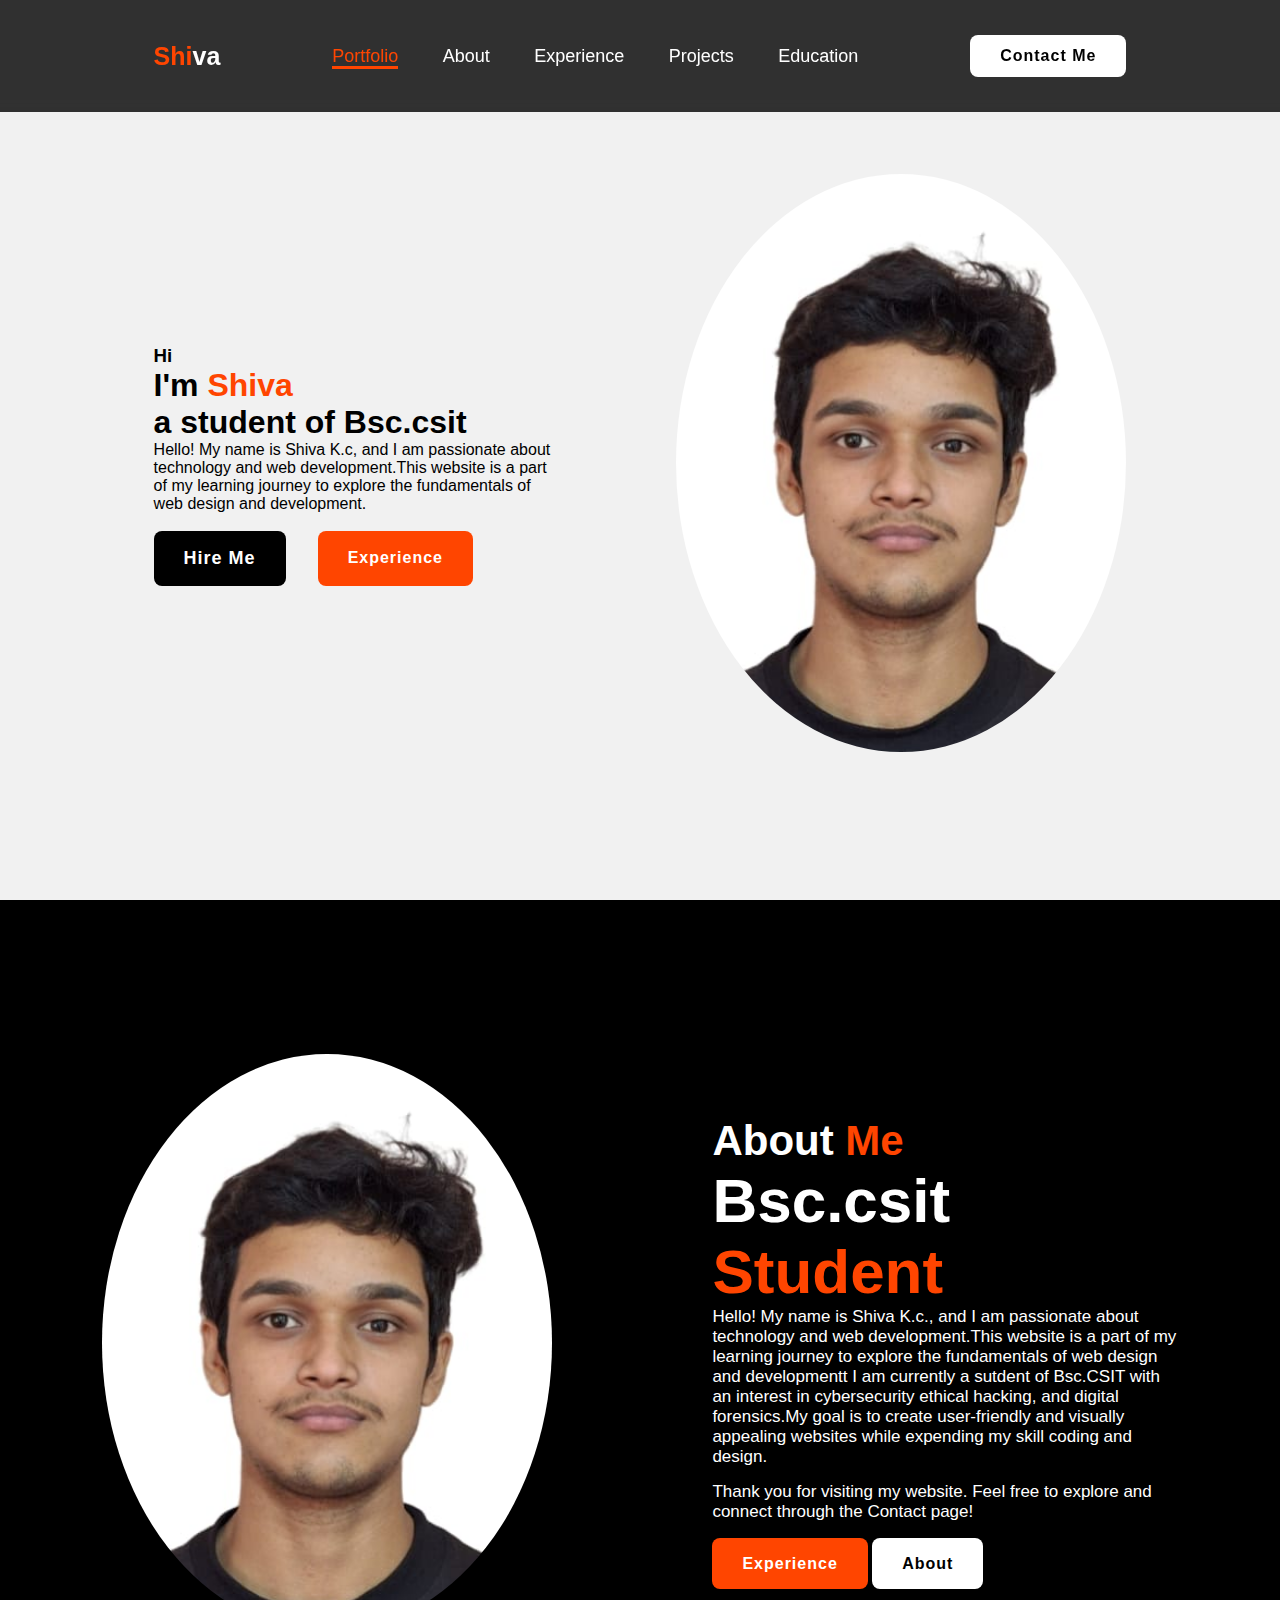
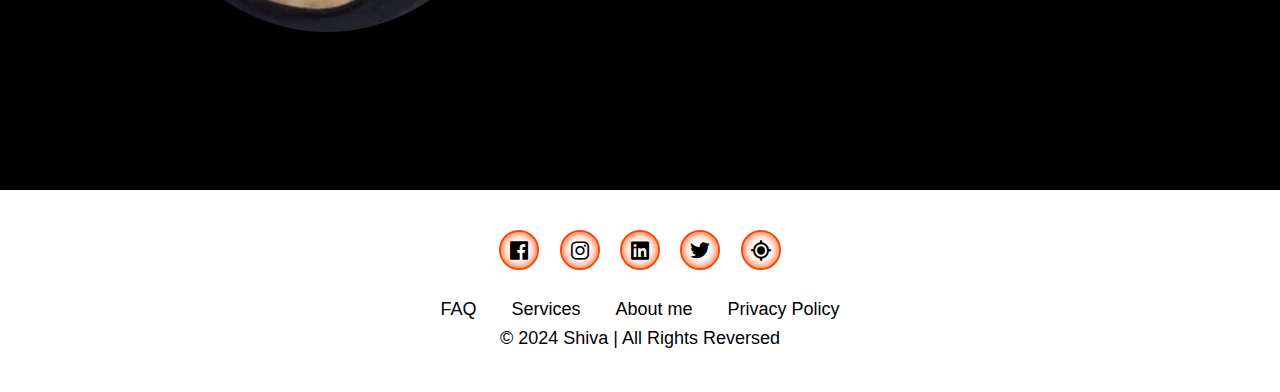
<file: index.html>
<!DOCTYPE html>
<html lang="en">
<head>
    <meta charset="UTF-8">
    <meta name="viewport" content="width=device-width, initial-scale=1.0">
    <title>Simple portfolio</title>
    <link rel="stylesheet" href="style.css">
    <link href='https://unpkg.com/boxicons@2.1.4/css/boxicons.min.css' rel='stylesheet'>
</head>
<body>
    <header class="header">
        <a href="#" class="logo"> <span>Shi</span>va</a>
        <nav class="navbar"><!-- nav Defines a navigation block, typically for links to other pages or sections. -->
            <a href="#" class="active">Portfolio</a>
            <a href="about.html">About</a>
            <a href="#">Experience</a><!-- Defines a hyperlink to another web page or resource.. -->
            <a href="#">Projects</a>
            <a href="#">Education</a>
        </nav>
        <a href="#" class="contact">Contact Me</a>
    </header>

    
    <section class="Home">
       <div class="home-content"><!--Represents a section of a document, used for grouping related content.-->
        <h3>Hi</h3> <!-- h3 defined a heading tag.-->

        <h1>I'm <span>Shiva<br></span>a student of Bsc.csit</h1>
        <!-- span Defines a small section of text within a document, typically used to apply styles or classes to a specific part of content.-->
        <p>Hello! My name is Shiva K.c,
        and I am passionate about technology 
        and web development.This website is
        a part of my learning journey to explore 
        the fundamentals of web design and
        development.</p><br><!-- p tag Defines a paragraph of text.-->
        <div class="btn-box">
            <button class="btn-1">Hire Me</button>
            <button class="btn-2">Experience</button>
        </div>
       </div><!-- 'Div' Defines a division or section in the document. It is commonly used as a container for other elements.-->
       <div class="img-box">
        <img src="image.jpeg" alt="My Photo"><!-- img tag embed an image in a webpage. with an 'alt'.-->
       </div>
    </section>


    <section class="about">

        <div class="img-box">
            <img src="image.jpeg" alt="My Photo">
           </div> 

           <div class="about-content">
            <h2 class="heading">About <span>Me</span></h2>
            <h3>Bsc.csit <span>Student</span></h3>
            <p> Hello! My name is Shiva K.c., 
            and I am passionate about technology and 
            web development.This website is a part
            of my learning journey to explore the fundamentals
            of web design and developmentt
                         I am currently a sutdent of Bsc.CSIT with an 
            interest in cybersecurity ethical hacking, and 
            digital forensics.My goal is to create user-friendly and
            visually appealing websites while expending my skill 
            coding and design.</p>
                    <p> Thank you for visiting my website. Feel free
             to explore and connect through the Contact page!</p><br>
             <div class="button">
                 <a href="#" class="btn-2">Experience</a>
                 <a href="about.html" class="btn-3">About</a>
                </div>
           </div>
    </section>


    <footer class="footer">

            <div class="social">
            <a href="#" ><i class='bx bxl-facebook-square'></i></a>
            <a href="https://www.instagram.com/shivakc__?igsh=MW16bWIyejcwMDlsYg==" ><i class='bx bxl-instagram'></i></a>
            <a href="#"> <i class='bx bxl-linkedin-square'></i></a>
            <a href="#" ><i class='bx bxl-twitter'></i></a>
            <a href="https://maps.apple.com/?address=Kathmandu%20Valley,%20Nepal&ll=27.631758,85.378987&q=My%20Location"><i class='bx bx-current-location' ></i></a>  
        </div>


        <ul class="list">
            <li>
            <a href="#">FAQ</a>
        </li>
        <li class="list">
            <a href="#">Services</a>
        </li>
        <li class="list">
            <a href="#">About me</a>
        </li>
        <li class="list">
            <a href="#">Privacy Policy</a>
        </li>
        <p class="copyright">© 2024 Shiva | All Rights Reversed</p>
    </footer>   
</body>
</html>
</file>
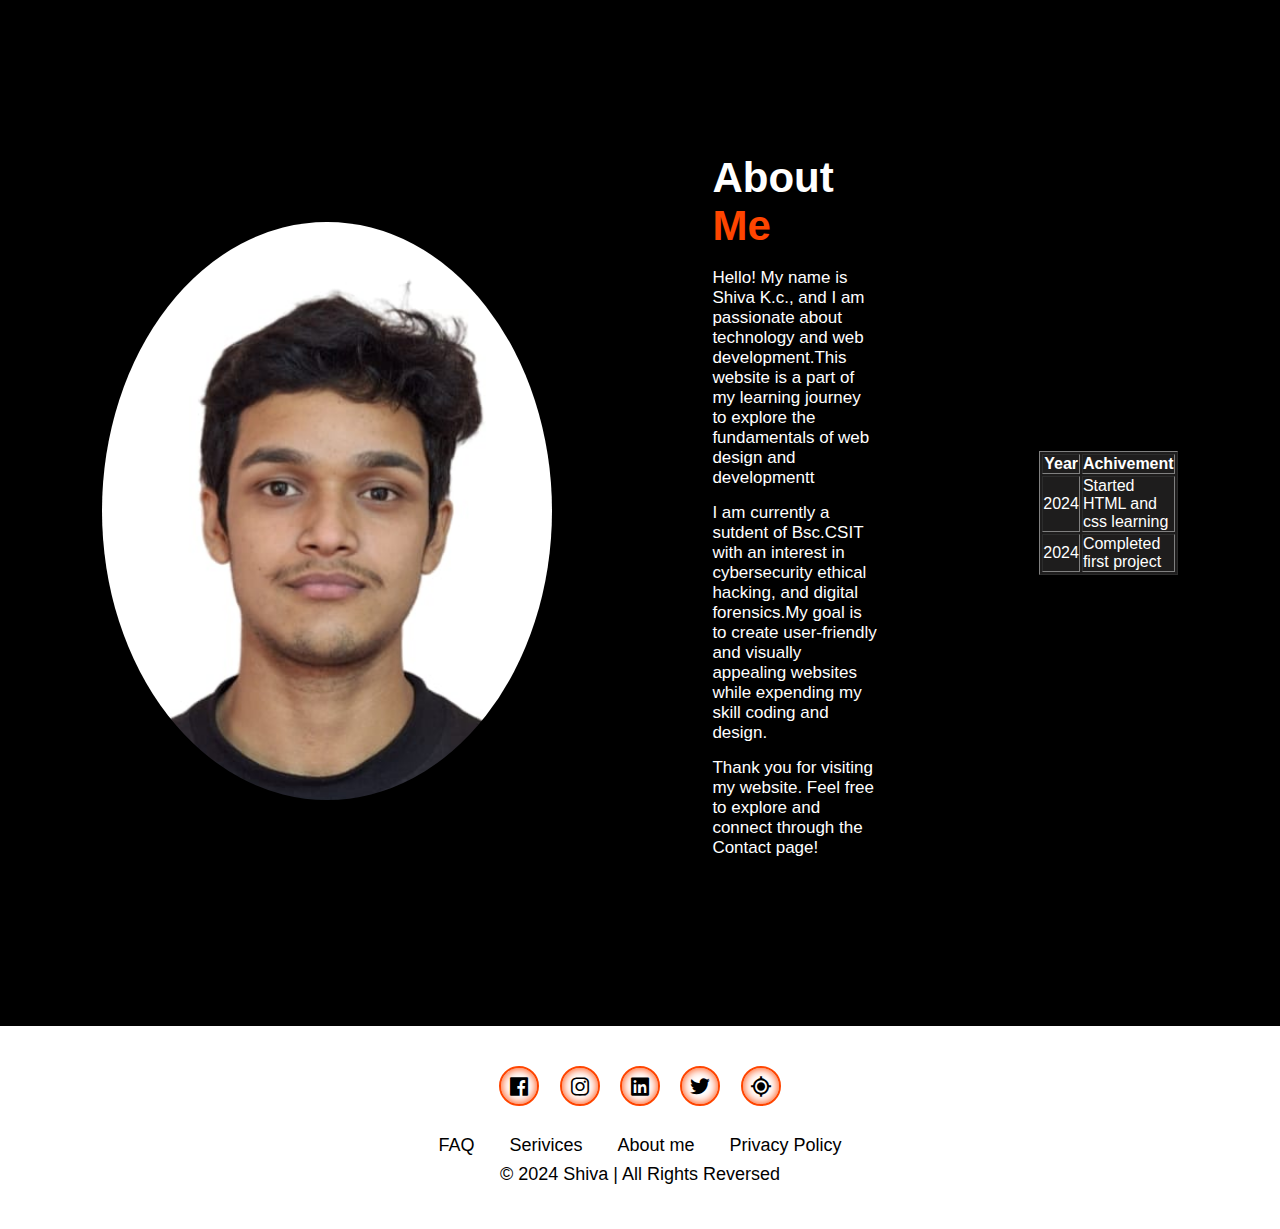
<file: about.html>
<!DOCTYPE html>
<html lang="en">
<head>
    <meta charset="UTF-8">
    <meta name="viewport" content="width=device-width, initial-scale=1.0">
    <title>About Us - My Webiste</title>
    <link rel="stylesheet" href="style.css">
    <link href='https://unpkg.com/boxicons@2.1.4/css/boxicons.min.css' rel='stylesheet'>
</head>
<body>
    <main>
        <section class="about">
            <div class="img-box">
                <img src="image.jpeg" alt="My Photo"><!-- img tag embed an image in a webpage. with an 'alt'.-->
            </div> 
            <div class="about-content">
            <h2 class="heading"> About <span>Me</span> </h2><br>
            <p> Hello! My name is Shiva K.c., 
            and I am passionate about technology and 
            web development.This website is a part
            of my learning journey to explore the fundamentals
            of web design and developmentt</p>
            <p> I am currently a sutdent of Bsc.CSIT with an 
            interest in cybersecurity ethical hacking, and 
            digital forensics.My goal is to create user-friendly and
            visually appealing websites while expending my skill 
            coding and design.</p>
            <p> Thank you for visiting my website. Feel free
             to explore and connect through the Contact page!</p>
            </div>
                <table class="table" border="1">
                    <thead>
                        <tr>
                            <th class="head">Year</th>
                            <th>Achivement</th>
                        </tr>
                    </thead>
                
                <tbody>
                    <tr>
                        <td>2024</td>
                        <td> Started HTML and css learning </td>
                    </tr>
                    <tr>
                        <td>2024</td>
                        <td>Completed first project</td>

                    </tr>
                </tbody>
            </table>
            </section>
    </main>
   
    <footer class="footer">
        <div class="social">
        <a href="#" ><i class='bx bxl-facebook-square'></i></a>
        <a href="https://www.instagram.com/shivakc__?igsh=MW16bWIyejcwMDlsYg==" ><i class='bx bxl-instagram'></i></a>
        <a href="#"> <i class='bx bxl-linkedin-square'></i></a>
        <a href="#" ><i class='bx bxl-twitter'></i></a>
        <a href="https://maps.apple.com/?address=Kathmandu%20Valley,%20Nepal&ll=27.631758,85.378987&q=My%20Location"><i class='bx bx-current-location' ></i></a>  
    </div>
    <ul class="list">
        <li>
        <a href="#">FAQ</a>
    </li>
    <li class="list">
        <a href="#">Serivices</a>
    </li>
    <li class="list">
        <a href="#">About me</a>
    </li>
    <li class="list">
        <a href="#">Privacy Policy</a>
    </li>
    <p class="copyright">© 2024 Shiva | All Rights Reversed</p>
</footer> 
</body>
</html>
</file>
<file: style.css>
*{
    margin: 0;
    padding: 0;
    box-sizing: border-box;
    font-family: 'poppins', sans-serif;
    text-decoration: none;
    list-style: none;
}
.header{
    position: fixed;
    top: 0;
    left: 0;
    width: 100%;
    padding: 35px 12%;
    background-color: rgba(0, 0, 0, 0.8);
    backdrop-filter: blur(10px);
    display:flex;
    justify-content: space-between;
    align-items: center;
    z-index: 100;
}
.logo{
    font-size: 25px;
    color: white;
    font-weight: 600;
    transition: 0.3s ease;
}
.logo:hover{
    color:orangered;
    text-shadow: 0 0 25px orangered,
                 0 0 50px orangered;
    transform: scale(1.1);             
}
span{
    color: orangered;
}
.navbar a{
    font-size: 18px;
    color: white;
    font-weight: 500;
    margin: 0 20px;
    border-color: 3px solid transparent;
    transition: 0.3s ease;
}
.navbar a:hover,
.navbar a.active{
    color: orangered;
    border-bottom: 3px solid orangered;
}
.contact{
    padding: 10px 28px;
    background-color: white;
    color: black;
    border:2px solid transparent;
    border-radius: 8px;
    font-size: 16px;
    letter-spacing: 1px;
    font-weight: 600;
    transition: 0.3s ease;
}
.contact:hover{
    background-color: orangered;
    box-shadow: 0 0 25px orangered;
    color:white;
}
.Home{
    width: 100%;
    min-height: 100vh;
    background: rgb(241, 241, 241);
    display: flex;
    align-items: center;
    gap: 7em;
    padding: 30px 12% 0;
}
.home-contact{
    max-width: 800px;
}
.home-contact h3{
    font-size: 42px;
}
.home-contact h1{
    font-size: 62px;
    line-height: 1.2;
}
.home-contact p{
    font-size:18px ;
    margin: 25px 0 30px;

}
.btn-box{
    width: 345px;
    display: flex;
    gap: 2em;
}
.btn-1{
  padding: 15px 28px;
  background-color: black;
  color: white;
  border: 2px solid transparent;
  border-radius: 8px;
  font-size: 18px;
  letter-spacing: 1px;
  font-weight: 600;
  transition: 0.3s ease;
  cursor: pointer;
}
.btn-1:hover{
    background-color: white;
    color: black;
    border: 2px solid black;
}
.btn-2{
    padding: 15px 28px;
  background-color: orangered;
  color: white;
  border: 2px solid transparent;
  border-radius: 8px;
  font-size: 16px;
  letter-spacing: 1px;
  font-weight: 600;
  transition: 0.3s ease;
  cursor: pointer;
}
.btn-2:hover{
    background-color: white;
    color: orangered;
    border: 2px solid orangered; 
}
.img-box img{
    border-radius: 50%;
    width: 450px;
}

.about{
    display: flex;
    justify-content: center;
    align-items: center;
    padding: 12% 8%;
    gap: 10em;
    background-color: black;
}
.about-img-box img{
    position: relative;
    width: 450px;
    box-shadow: 0 0 25px orangered,
                0 0 50px orangered;
    border-radius: 50%;
}
.about-content h2{
    text-align: left;
    color: white;
    font-size: 42px;
}
.about-content h3{
    font-size: 62px;
    color: white;
}
.about p{
    font-size: 17px;
    margin: 0 0 15px;
    color: white;
}
.about-content .btn-3{
    padding: 15px 28px;
  background-color: white;
  color: black;
  border: 2px solid transparent;
  border-radius: 8px;
  font-size: 16px;
  letter-spacing: 1px;
  font-weight: 600;
  transition: 0.3s ease;
  cursor: pointer;
}
.btn-3:hover{
    background-color: black;
    color: white;
    border: 2px solid white; 
}
.footer{
   position: relative;
    background-color: white;
    width: 100%;
    bottom: 0;
    padding: 40px 0;

}
.footer .social{
    text-align: center;
    padding-bottom: 25px; 
    color: white;
}
.footer .social a{
    font-size: 24px;
    color: black;
    border: 2px solid orangered;
    width: 40px;
    height: 40px;
    line-height: 42px;
    display:inline-block;
    text-align: center;
    border-radius: 50%;
    margin: 0 8px;
    box-shadow: inset 0 0 10px orangered;
    transition: 0.3s ease ;
    
}
.footer ul{
    margin-top: 0;
    padding: 0;
    font-size: 18px;
    line-height: 1.6;
    margin-bottom: 0;
    text-align: center;
}
.footer ul li a{
    color: black;
}
.footer ul li{
    display: inline-block;
    padding: 0 15px;
}
.table.table{
    color: white;
    align-items: center;
    justify-content: center;
    background-color: rgba(231, 224, 224, 0.131);

}
</file>
